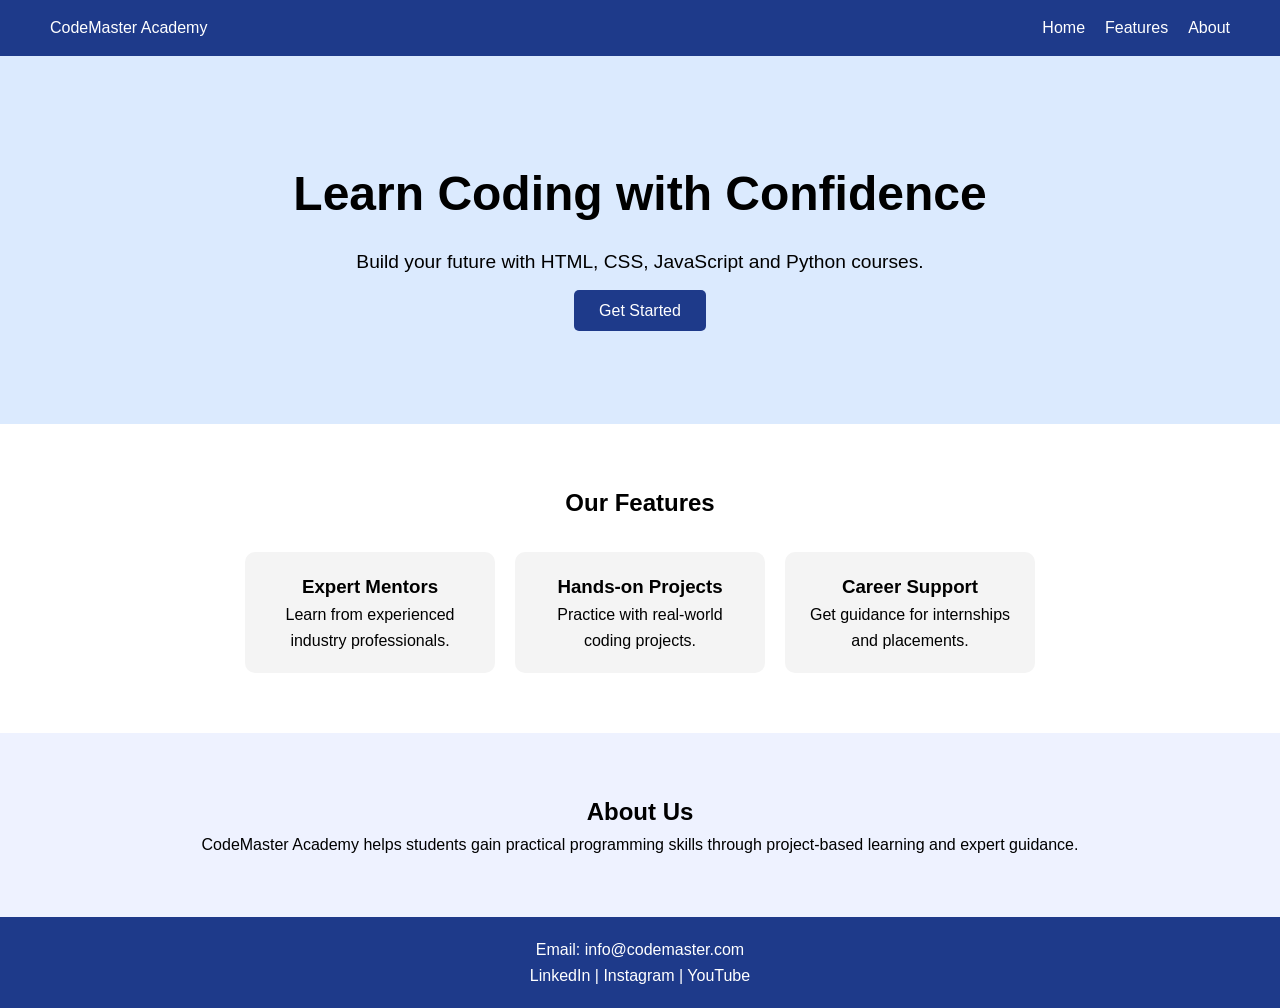
<file: WebDev-L1-LandingPage/index.html>
<!DOCTYPE html>
<html lang="en">
<head>
    <meta charset="UTF-8">
    <meta name="viewport" content="width=device-width, initial-scale=1.0">
    <title>CodeMaster Academy</title>
    <link rel="stylesheet" href="style.css">
</head>
<body>

    <nav class="navbar">
        <div class="logo">CodeMaster Academy</div>
        <ul class="nav-links">
            <li><a href="#home">Home</a></li>
            <li><a href="#features">Features</a></li>
            <li><a href="#about">About</a></li>
        </ul>
    </nav>

    <section id="home" class="hero">
        <h1>Learn Coding with Confidence</h1>
        <p>Build your future with HTML, CSS, JavaScript and Python courses.</p>
        <a href="#" class="btn">Get Started</a>
    </section>

    <section id="features" class="section">
        <h2>Our Features</h2>
        <div class="cards">
            <div class="card">
                <h3>Expert Mentors</h3>
                <p>Learn from experienced industry professionals.</p>
            </div>

            <div class="card">
                <h3>Hands-on Projects</h3>
                <p>Practice with real-world coding projects.</p>
            </div>

            <div class="card">
                <h3>Career Support</h3>
                <p>Get guidance for internships and placements.</p>
            </div>
        </div>
    </section>

    <section id="about" class="section about">
        <h2>About Us</h2>
        <p>
            CodeMaster Academy helps students gain practical programming
            skills through project-based learning and expert guidance.
        </p>
    </section>

    <footer>
        <p>Email: info@codemaster.com</p>
        <p>LinkedIn | Instagram | YouTube</p>
    </footer>

</body>
</html>
</file>
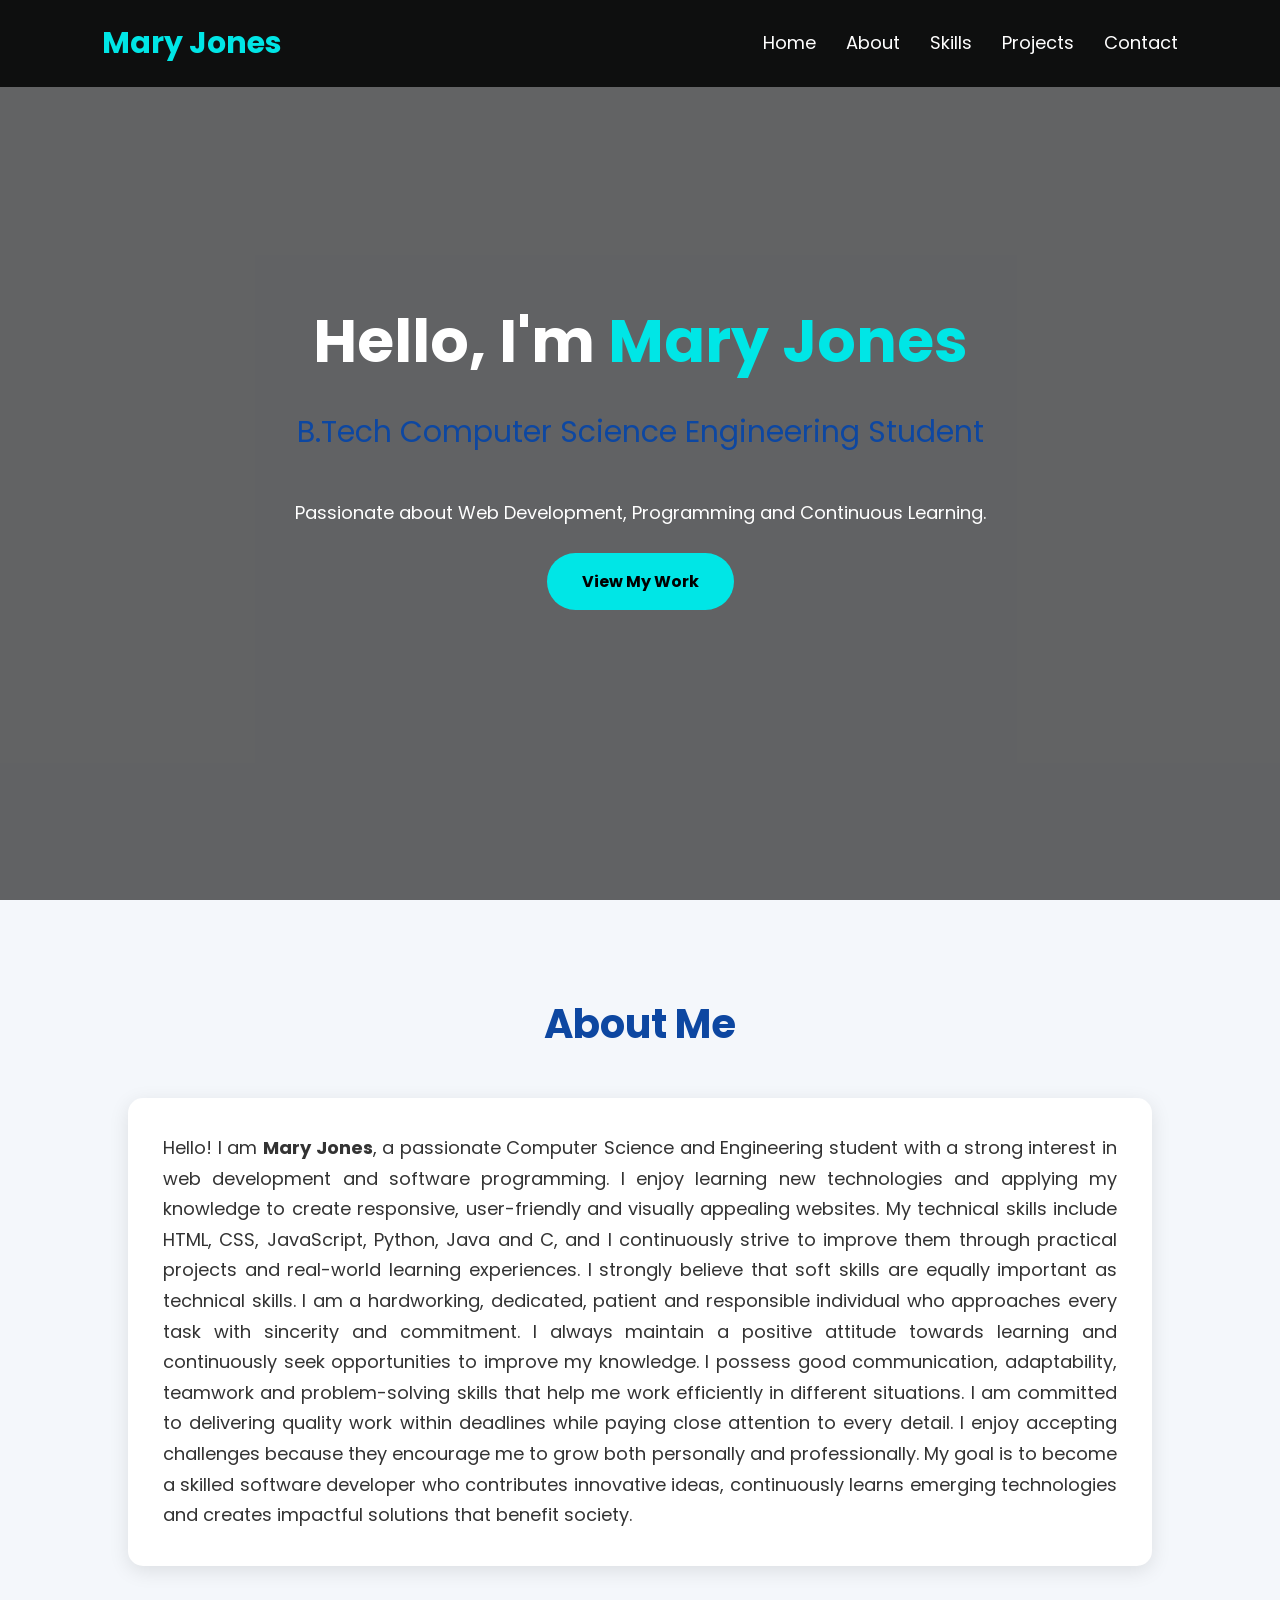
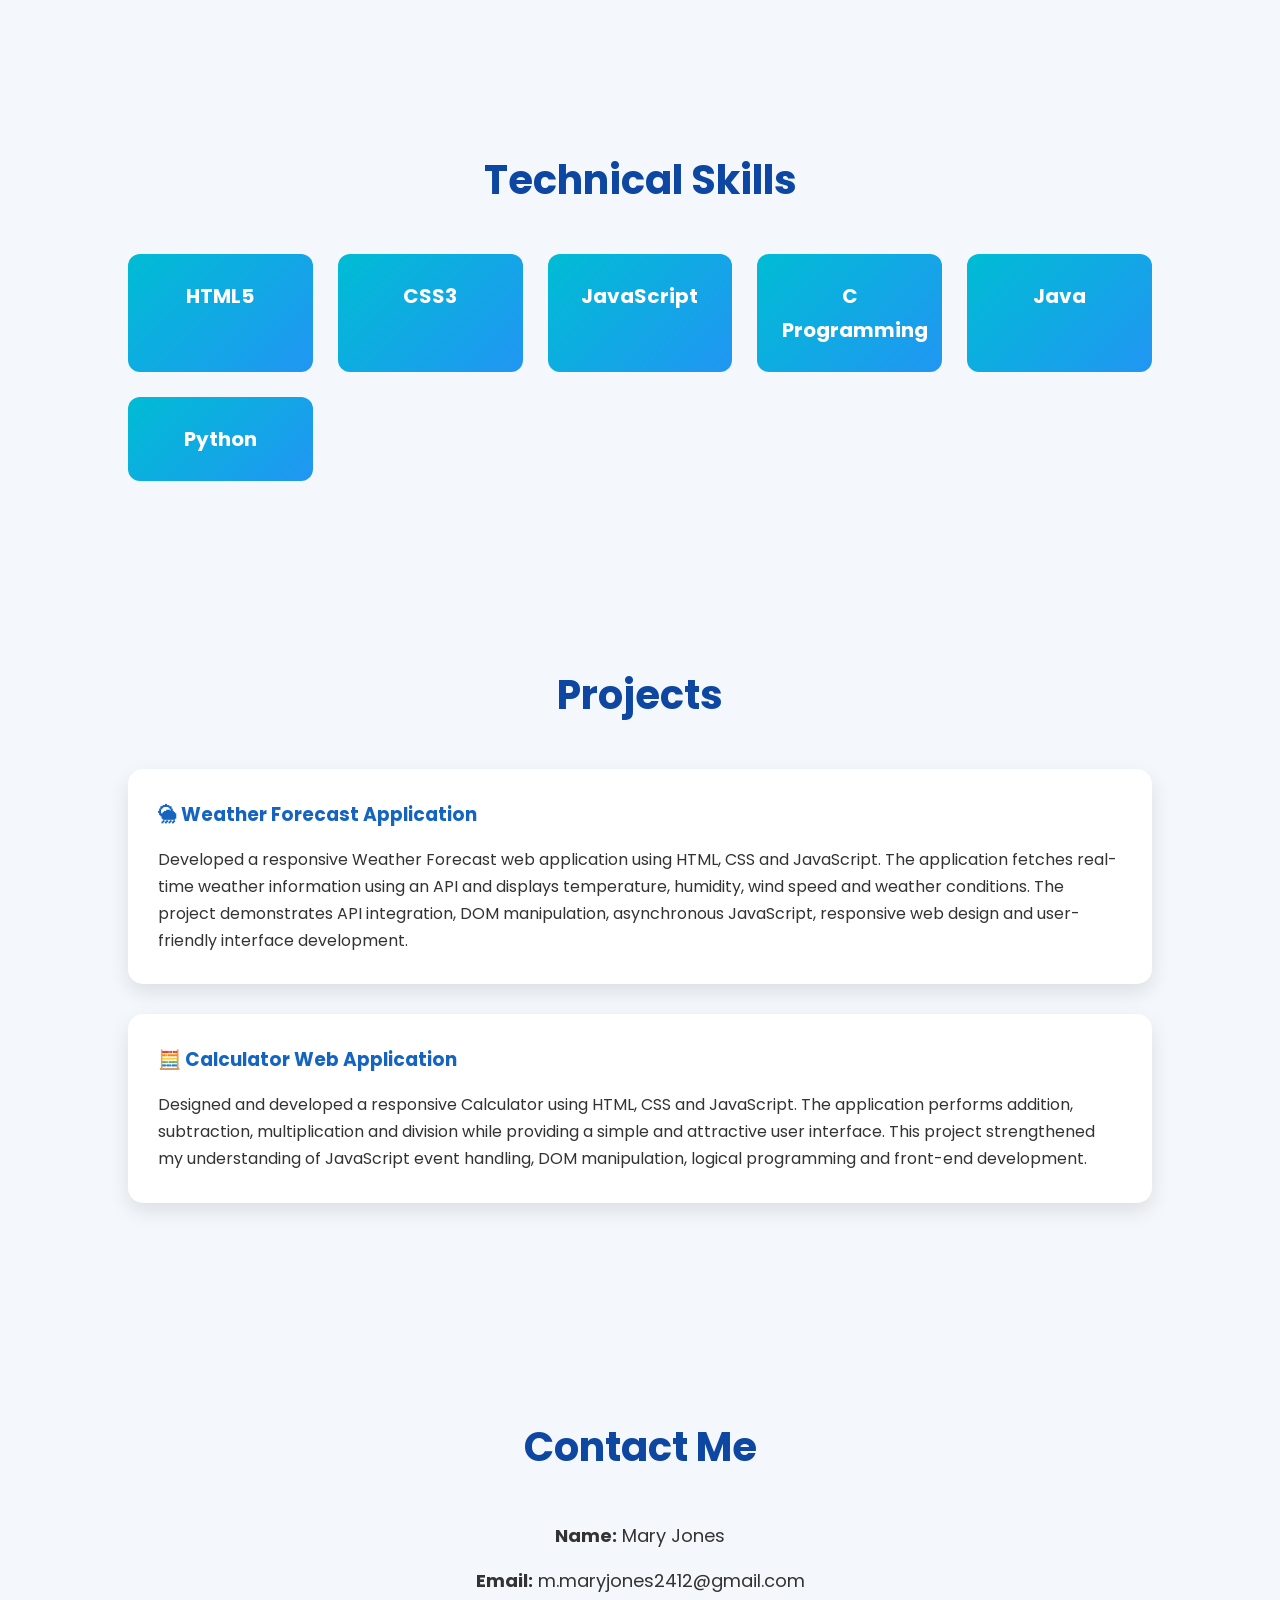
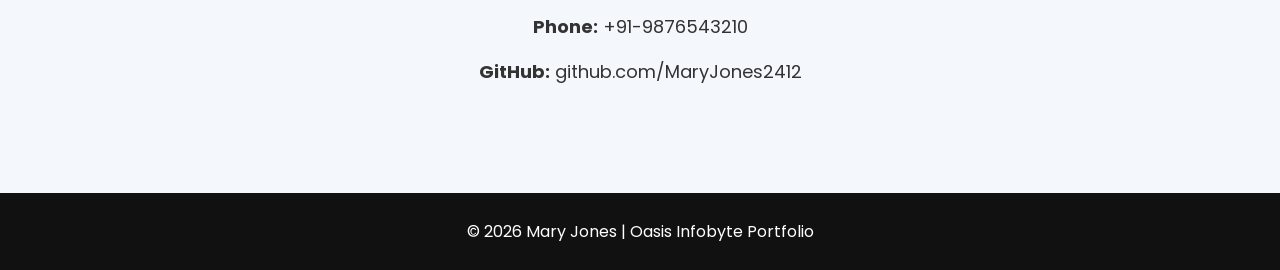
<file: WebDev-L1-Portfolio/index.html>
<!DOCTYPE html>
<html lang="en">
<head>
<meta charset="UTF-8">
<meta name="viewport" content="width=device-width, initial-scale=1.0">
<title>Mary Jones | Portfolio</title>

<link rel="stylesheet" href="style.css">

<link href="https://fonts.googleapis.com/css2?family=Poppins:wght@300;400;500;600;700&display=swap" rel="stylesheet">

</head>

<body>

<header class="header">

<nav>

<h2 class="logo">Mary Jones</h2>

<ul>

<li><a href="#home">Home</a></li>

<li><a href="#about">About</a></li>

<li><a href="#skills">Skills</a></li>

<li><a href="#projects">Projects</a></li>

<li><a href="#contact">Contact</a></li>

</ul>

</nav>

</header>

<section id="home" class="hero">

<div class="hero-content">

<h1>Hello, I'm <span>Mary Jones</span></h1>

<h2>B.Tech Computer Science Engineering Student</h2>

<p>
Passionate about Web Development, Programming and Continuous Learning.
</p>

<a href="#projects" class="btn">View My Work</a>

</div>

</section>

<section id="about">

<h2>About Me</h2>

<p>

Hello! I am <strong>Mary Jones</strong>, a passionate Computer Science and Engineering student with a strong interest in web development and software programming. I enjoy learning new technologies and applying my knowledge to create responsive, user-friendly and visually appealing websites. My technical skills include HTML, CSS, JavaScript, Python, Java and C, and I continuously strive to improve them through practical projects and real-world learning experiences.

I strongly believe that soft skills are equally important as technical skills. I am a hardworking, dedicated, patient and responsible individual who approaches every task with sincerity and commitment. I always maintain a positive attitude towards learning and continuously seek opportunities to improve my knowledge. I possess good communication, adaptability, teamwork and problem-solving skills that help me work efficiently in different situations.

I am committed to delivering quality work within deadlines while paying close attention to every detail. I enjoy accepting challenges because they encourage me to grow both personally and professionally. My goal is to become a skilled software developer who contributes innovative ideas, continuously learns emerging technologies and creates impactful solutions that benefit society.

</p>

</section>

<section id="skills">

<h2>Technical Skills</h2>

<div class="skill-box">

<div class="skill">HTML5</div>

<div class="skill">CSS3</div>

<div class="skill">JavaScript</div>

<div class="skill">C Programming</div>

<div class="skill">Java</div>

<div class="skill">Python</div>

</div>

</section>

<section id="projects">

<h2>Projects</h2>

<div class="project">

<h3>🌦 Weather Forecast Application</h3>

<p>

Developed a responsive Weather Forecast web application using HTML, CSS and JavaScript. The application fetches real-time weather information using an API and displays temperature, humidity, wind speed and weather conditions. The project demonstrates API integration, DOM manipulation, asynchronous JavaScript, responsive web design and user-friendly interface development.

</p>

</div>

<div class="project">

<h3>🧮 Calculator Web Application</h3>

<p>

Designed and developed a responsive Calculator using HTML, CSS and JavaScript. The application performs addition, subtraction, multiplication and division while providing a simple and attractive user interface. This project strengthened my understanding of JavaScript event handling, DOM manipulation, logical programming and front-end development.

</p>

</div>

</section>

<section id="contact">

<h2>Contact Me</h2>

<p><strong>Name:</strong> Mary Jones</p>

<p><strong>Email:</strong> m.maryjones2412@gmail.com</p>

<p><strong>Phone:</strong> +91-9876543210</p>

<p><strong>GitHub:</strong> github.com/MaryJones2412</p>

</section>

<footer>

<p>© 2026 Mary Jones | Oasis Infobyte Portfolio</p>

</footer>

</body>

</html>
</file>
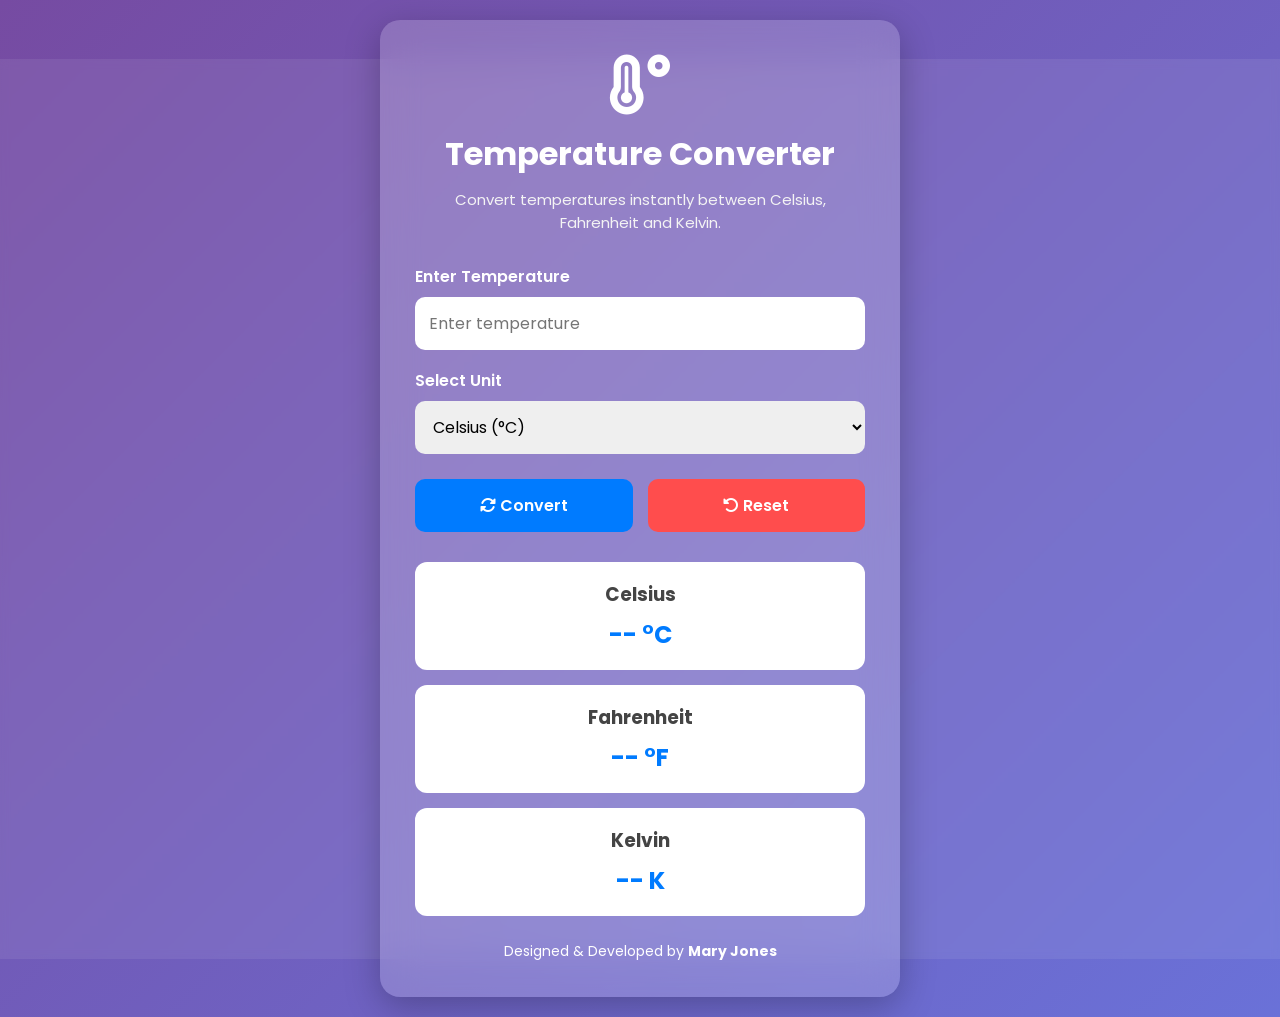
<file: WebDev-L1-TemperatureConverter/index.html>
<!DOCTYPE html>
<html lang="en">
<head>
    <meta charset="UTF-8">
    <meta name="viewport" content="width=device-width, initial-scale=1.0">
    <title>Professional Temperature Converter</title>

    <link rel="stylesheet" href="style.css">

    <link href="https://fonts.googleapis.com/css2?family=Poppins:wght@300;400;500;600;700&display=swap" rel="stylesheet">

    <link rel="stylesheet"
    href="https://cdnjs.cloudflare.com/ajax/libs/font-awesome/6.5.1/css/all.min.css">
</head>

<body>

<div class="background"></div>

<div class="container">

    <div class="card">

        <div class="header">

            <i class="fas fa-temperature-high icon"></i>

            <h1>Temperature Converter</h1>

            <p>
                Convert temperatures instantly between
                Celsius, Fahrenheit and Kelvin.
            </p>

        </div>

        <div class="input-section">

            <label>Enter Temperature</label>

            <input
                type="number"
                id="temperature"
                placeholder="Enter temperature">

            <label>Select Unit</label>

            <select id="unit">

                <option value="celsius">Celsius (°C)</option>

                <option value="fahrenheit">Fahrenheit (°F)</option>

                <option value="kelvin">Kelvin (K)</option>

            </select>

        </div>

        <div class="buttons">

            <button onclick="convertTemperature()">

                <i class="fas fa-sync-alt"></i>

                Convert

            </button>

            <button class="reset" onclick="resetFields()">

                <i class="fas fa-rotate-left"></i>

                Reset

            </button>

        </div>

        <div id="error" class="error"></div>

        <div class="results">

            <div class="result-card">

                <h3>Celsius</h3>

                <p id="celsiusResult">-- °C</p>

            </div>

            <div class="result-card">

                <h3>Fahrenheit</h3>

                <p id="fahrenheitResult">-- °F</p>

            </div>

            <div class="result-card">

                <h3>Kelvin</h3>

                <p id="kelvinResult">-- K</p>

            </div>

        </div>

        <footer>

            <p>
                Designed & Developed by <strong>Mary Jones</strong>
            </p>

        </footer>

    </div>

</div>

<script src="script.js"></script>

</body>
</html>
</file>
<file: WebDev-L1-LandingPage/style.css>
*{
    margin:0;
    padding:0;
    box-sizing:border-box;
}

body{
    font-family:Arial, sans-serif;
    line-height:1.6;
}

.navbar{
    position:sticky;
    top:0;
    background:#1e3a8a;
    color:white;
    display:flex;
    justify-content:space-between;
    align-items:center;
    padding:15px 50px;
}

.nav-links{
    list-style:none;
    display:flex;
    gap:20px;
}

.nav-links a{
    color:white;
    text-decoration:none;
}

.hero{
    background:#dbeafe;
    text-align:center;
    padding:100px 20px;
}

.hero h1{
    font-size:3rem;
    margin-bottom:15px;
}

.hero p{
    font-size:1.2rem;
    margin-bottom:20px;
}

.btn{
    background:#1e3a8a;
    color:white;
    padding:12px 25px;
    text-decoration:none;
    border-radius:5px;
}

.section{
    padding:60px 20px;
    text-align:center;
}

.cards{
    display:flex;
    justify-content:center;
    gap:20px;
    flex-wrap:wrap;
    margin-top:30px;
}

.card{
    background:#f4f4f4;
    padding:20px;
    width:250px;
    border-radius:10px;
}

.about{
    background:#eef2ff;
}

footer{
    background:#1e3a8a;
    color:white;
    text-align:center;
    padding:20px;
}

@media(max-width:768px){
    .navbar{
        flex-direction:column;
        gap:10px;
    }

    .hero h1{
        font-size:2rem;
    }

    .cards{
        flex-direction:column;
        align-items:center;
    }
}
</file>
<file: WebDev-L1-Portfolio/style.css>
*{
    margin:0;
    padding:0;
    box-sizing:border-box;
    scroll-behavior:smooth;
}

body{
    font-family:'Poppins',sans-serif;
    background:#f4f7fb;
    color:#333;
    line-height:1.7;
}

/* Navigation */

.header{
    position:fixed;
    width:100%;
    top:0;
    left:0;
    z-index:1000;
    background:rgba(0,0,0,0.85);
}

nav{
    display:flex;
    justify-content:space-between;
    align-items:center;
    padding:18px 8%;
}

.logo{
    color:#00e6e6;
    font-size:30px;
    font-weight:700;
}

nav ul{
    display:flex;
    list-style:none;
}

nav ul li{
    margin-left:30px;
}

nav ul li a{
    color:white;
    text-decoration:none;
    font-size:18px;
    transition:.4s;
}

nav ul li a:hover{
    color:#00e6e6;
}

/* Hero Section with Parallax */

.hero{
    height:100vh;
    background-image:url("https://images.unsplash.com/photo-1515879218367-8466d910aaa4");
    background-size:cover;
    background-position:center;
    background-attachment:fixed;
    display:flex;
    justify-content:center;
    align-items:center;
    text-align:center;
    color:white;
    position:relative;
}

.hero::before{
    content:'';
    position:absolute;
    inset:0;
    background:rgba(0,0,0,.6);
}

.hero-content{
    position:relative;
    z-index:2;
    max-width:800px;
    padding:20px;
}

.hero h1{
    font-size:60px;
}

.hero span{
    color:#00e6e6;
}

.hero h2{
    margin-top:15px;
    font-size:30px;
    font-weight:400;
}

.hero p{
    margin:25px 0;
    font-size:18px;
}

.btn{
    display:inline-block;
    padding:15px 35px;
    background:#00e6e6;
    color:#000;
    text-decoration:none;
    border-radius:30px;
    font-weight:bold;
    transition:.4s;
}

.btn:hover{
    background:white;
    transform:scale(1.05);
}

/* Sections */

section{
    padding:90px 10%;
}

section h2{
    text-align:center;
    font-size:40px;
    color:#0d47a1;
    margin-bottom:40px;
}

/* About */

#about p{
    text-align:justify;
    font-size:18px;
    background:white;
    padding:35px;
    border-radius:15px;
    box-shadow:0 5px 20px rgba(0,0,0,.1);
}

/* Skills */

.skill-box{
    display:grid;
    grid-template-columns:repeat(auto-fit,minmax(180px,1fr));
    gap:25px;
}

.skill{
    background:linear-gradient(135deg,#00bcd4,#2196f3);
    color:white;
    padding:25px;
    text-align:center;
    border-radius:12px;
    font-size:20px;
    font-weight:bold;
    transition:.4s;
}

.skill:hover{
    transform:translateY(-8px);
}

/* Projects */

.project{
    background:white;
    padding:30px;
    border-radius:15px;
    margin-bottom:30px;
    box-shadow:0 8px 20px rgba(0,0,0,.1);
    transition:.4s;
}

.project:hover{
    transform:translateY(-8px);
}

.project h3{
    color:#1565c0;
    margin-bottom:15px;
}

/* Contact */

#contact{
    text-align:center;
}

#contact p{
    margin:15px 0;
    font-size:18px;
}

/* Footer */

footer{
    background:#111;
    color:white;
    text-align:center;
    padding:25px;
}

/* Responsive */

@media(max-width:768px){

.hero{
background-attachment:scroll;
}

.hero h1{
font-size:40px;
}

.hero h2{
font-size:22px;
}

nav{
flex-direction:column;
}

nav ul{
margin-top:15px;
flex-wrap:wrap;
justify-content:center;
}

nav ul li{
margin:10px;
}

section{
padding:70px 25px;
}

section h2{
font-size:32px;
}

}
</file>
<file: WebDev-L1-TemperatureConverter/style.css>
*{
    margin:0;
    padding:0;
    box-sizing:border-box;
    font-family:'Poppins',sans-serif;
}

body{
    min-height:100vh;
    display:flex;
    justify-content:center;
    align-items:center;
    background:linear-gradient(-45deg,#4facfe,#00f2fe,#667eea,#764ba2);
    background-size:400% 400%;
    animation:gradient 12s ease infinite;
    padding:20px;
}

@keyframes gradient{
    0%{background-position:0% 50%;}
    50%{background-position:100% 50%;}
    100%{background-position:0% 50%;}
}

.background{
    position:fixed;
    width:100%;
    height:100%;
    background:rgba(255,255,255,0.08);
    backdrop-filter:blur(4px);
    z-index:-1;
}

.container{
    width:100%;
    max-width:520px;
}

.card{
    background:rgba(255,255,255,0.18);
    backdrop-filter:blur(18px);
    border-radius:20px;
    padding:35px;
    box-shadow:0 10px 35px rgba(0,0,0,0.25);
    animation:fadeIn 1s;
}

@keyframes fadeIn{
    from{
        opacity:0;
        transform:translateY(20px);
    }
    to{
        opacity:1;
        transform:translateY(0);
    }
}

.header{
    text-align:center;
    margin-bottom:30px;
}

.icon{
    font-size:60px;
    color:#fff;
    margin-bottom:15px;
}

.header h1{
    color:#fff;
    margin-bottom:10px;
}

.header p{
    color:#f4f4f4;
    font-size:15px;
}

label{
    display:block;
    margin-top:18px;
    margin-bottom:8px;
    color:#fff;
    font-weight:600;
}

input,
select{
    width:100%;
    padding:14px;
    border:none;
    border-radius:10px;
    outline:none;
    font-size:16px;
}

.buttons{
    display:flex;
    gap:15px;
    margin-top:25px;
}

button{
    flex:1;
    padding:14px;
    border:none;
    border-radius:10px;
    background:#007bff;
    color:white;
    cursor:pointer;
    font-size:16px;
    font-weight:600;
    transition:.3s;
}

button:hover{
    transform:translateY(-3px);
    background:#0056d2;
}

.reset{
    background:#ff4d4d;
}

.reset:hover{
    background:#d63031;
}

.error{
    text-align:center;
    color:#ffe600;
    margin-top:18px;
    font-weight:600;
}

.results{
    margin-top:30px;
    display:grid;
    gap:15px;
}

.result-card{
    background:white;
    border-radius:12px;
    padding:18px;
    text-align:center;
    transition:.3s;
}

.result-card:hover{
    transform:scale(1.03);
}

.result-card h3{
    color:#444;
    margin-bottom:8px;
}

.result-card p{
    color:#007bff;
    font-size:24px;
    font-weight:bold;
}

footer{
    margin-top:25px;
    text-align:center;
    color:white;
    font-size:14px;
}

@media(max-width:600px){

.card{
    padding:25px;
}

.buttons{
    flex-direction:column;
}

.icon{
    font-size:50px;
}

.header h1{
    font-size:28px;
}

}
</file>
